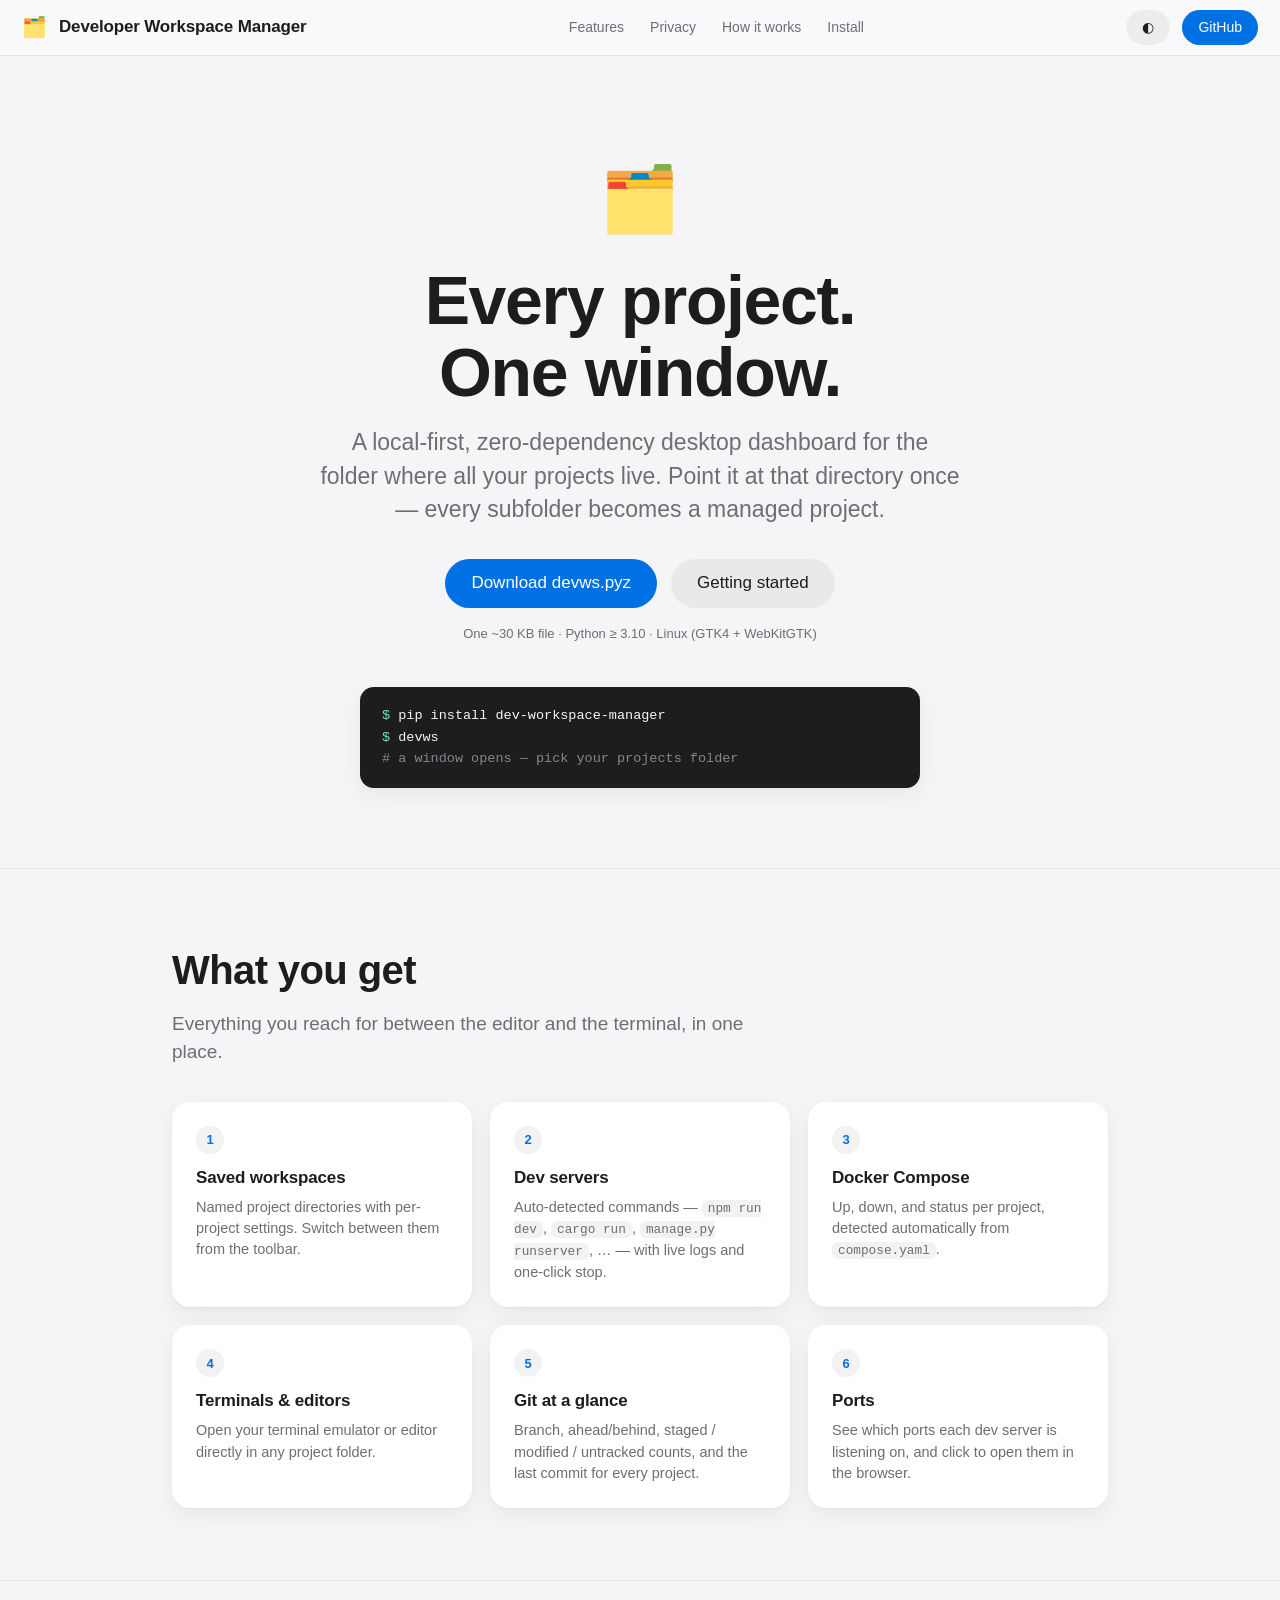
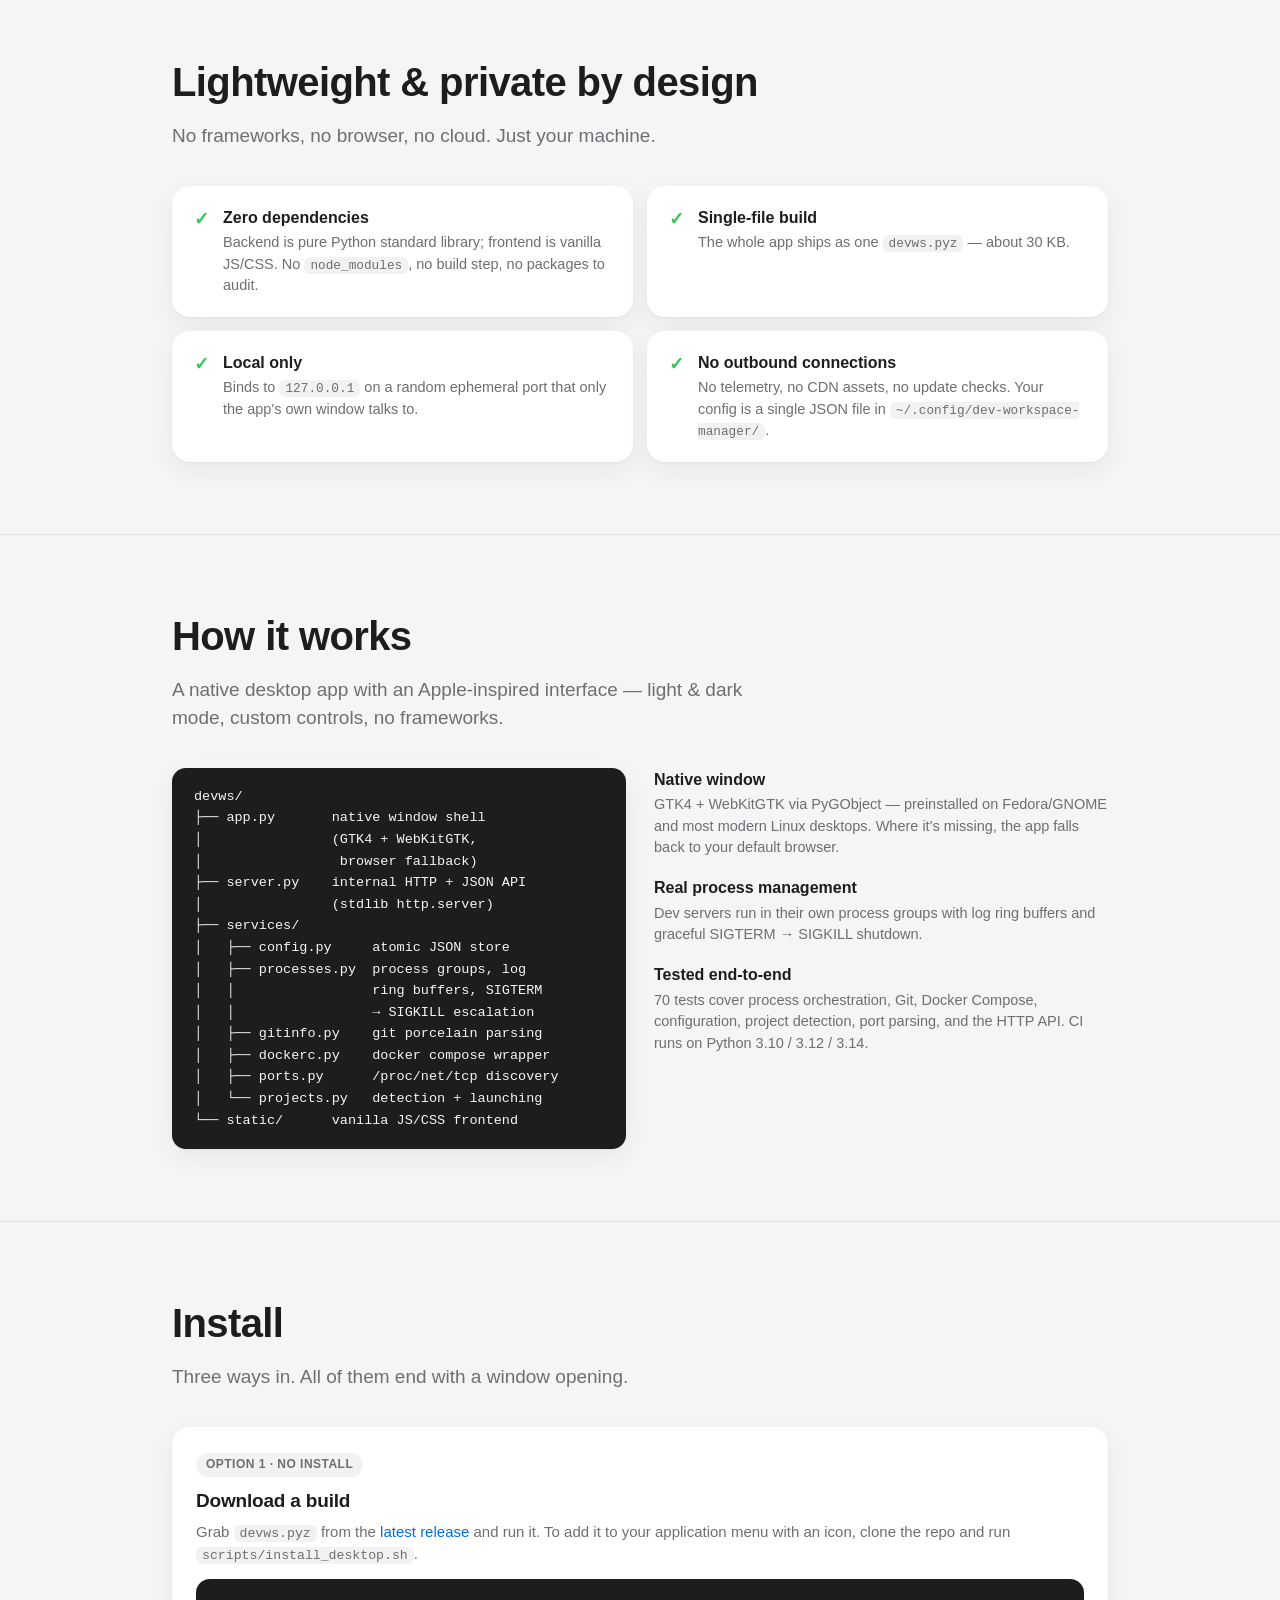
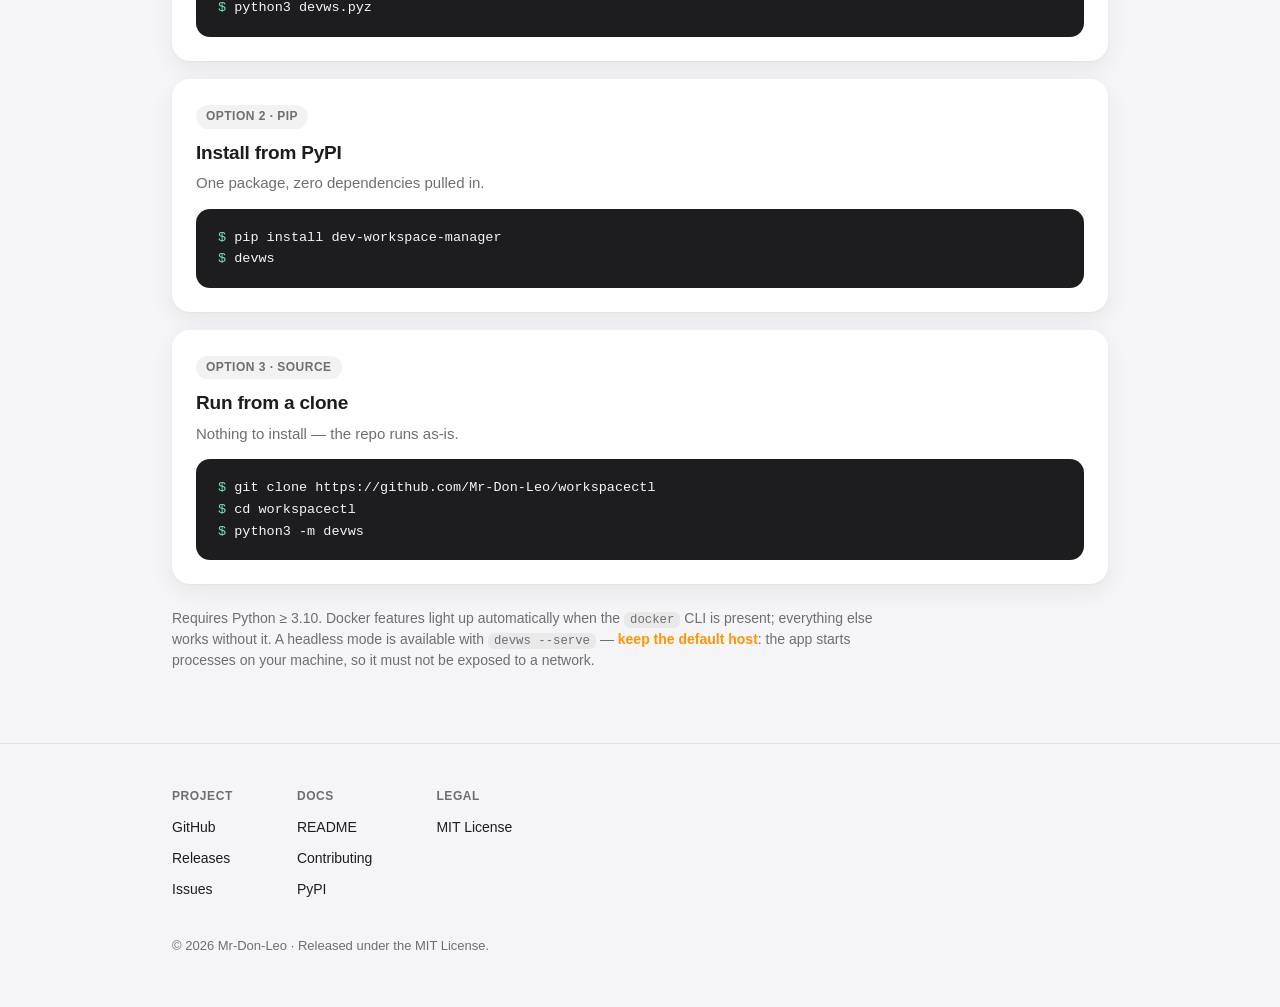
<file: docs/index.html>
<!DOCTYPE html>
<html lang="en">
<head>
  <meta charset="utf-8">
  <meta name="viewport" content="width=device-width, initial-scale=1">
  <title>Developer Workspace Manager — every project, one window</title>
  <meta name="description" content="A local-first, zero-dependency desktop dashboard for the folder where all your projects live. Dev servers, Docker Compose, Git, terminals, editors, and ports — in one native window.">
  <link rel="icon" href="data:image/svg+xml,%3Csvg xmlns='http://www.w3.org/2000/svg' viewBox='0 0 100 100'%3E%3Ctext y='.9em' font-size='90'%3E%F0%9F%97%82%EF%B8%8F%3C/text%3E%3C/svg%3E">
  <style>
    /* Developer Workspace Manager site — same Apple-inspired design language
       as the app itself. Light and dark palettes via CSS custom properties;
       manual override with [data-theme] on <html>, otherwise follows system. */

    :root {
      --bg: #f5f5f7;
      --surface: #ffffff;
      --surface-2: #fbfbfd;
      --text: #1d1d1f;
      --text-2: #6e6e73;
      --separator: rgba(0, 0, 0, 0.08);
      --accent: #0071e3;
      --accent-hover: #0077ed;
      --green: #34c759;
      --orange: #ff9500;
      --chip-bg: rgba(0, 0, 0, 0.05);
      --code-bg: #1d1d1f;
      --code-text: #f5f5f7;
      --shadow: 0 1px 2px rgba(0,0,0,.04), 0 8px 24px rgba(0,0,0,.06);
      --shadow-lg: 0 24px 60px rgba(0,0,0,.18);
      --toolbar-bg: rgba(251, 251, 253, 0.8);
      --radius: 18px;
      color-scheme: light;
    }
    @media (prefers-color-scheme: dark) {
      :root:not([data-theme="light"]) {
        --bg: #000000;
        --surface: #1d1d1f;
        --surface-2: #161617;
        --text: #f5f5f7;
        --text-2: #86868b;
        --separator: rgba(255, 255, 255, 0.12);
        --accent: #2997ff;
        --accent-hover: #4ba6ff;
        --chip-bg: rgba(255, 255, 255, 0.09);
        --code-bg: #161617;
        --code-text: #f5f5f7;
        --shadow: 0 1px 2px rgba(0,0,0,.4), 0 8px 24px rgba(0,0,0,.5);
        --shadow-lg: 0 24px 60px rgba(0,0,0,.7);
        --toolbar-bg: rgba(22, 22, 23, 0.8);
        color-scheme: dark;
      }
    }
    :root[data-theme="dark"] {
      --bg: #000000;
      --surface: #1d1d1f;
      --surface-2: #161617;
      --text: #f5f5f7;
      --text-2: #86868b;
      --separator: rgba(255, 255, 255, 0.12);
      --accent: #2997ff;
      --accent-hover: #4ba6ff;
      --chip-bg: rgba(255, 255, 255, 0.09);
      --code-bg: #161617;
      --code-text: #f5f5f7;
      --shadow: 0 1px 2px rgba(0,0,0,.4), 0 8px 24px rgba(0,0,0,.5);
      --shadow-lg: 0 24px 60px rgba(0,0,0,.7);
      --toolbar-bg: rgba(22, 22, 23, 0.8);
      color-scheme: dark;
    }

    * { margin: 0; padding: 0; box-sizing: border-box; }
    html { scroll-behavior: smooth; }

    body {
      font-family: -apple-system, BlinkMacSystemFont, "SF Pro Text", "SF Pro Display",
        "Helvetica Neue", "Segoe UI", Roboto, Arial, sans-serif;
      background: var(--bg);
      color: var(--text);
      font-size: 17px;
      line-height: 1.47;
      -webkit-font-smoothing: antialiased;
      min-height: 100vh;
    }
    ::selection { background: color-mix(in srgb, var(--accent) 25%, transparent); }
    a { color: var(--accent); text-decoration: none; }
    a:hover { text-decoration: underline; }

    code, pre { font-family: "SF Mono", ui-monospace, "Cascadia Code", Menlo, Consolas, monospace; }
    pre {
      background: var(--code-bg);
      color: var(--code-text);
      font-size: 13.5px;
      line-height: 1.6;
      padding: 18px 22px;
      border-radius: 14px;
      overflow-x: auto;
      box-shadow: var(--shadow);
    }
    pre .c { color: #86868b; }
    pre .p { color: #6ee7b7; user-select: none; }
    p code {
      background: var(--chip-bg);
      padding: 1px 6px;
      border-radius: 6px;
      font-size: .88em;
    }

    /* ---------- toolbar ---------- */

    .toolbar {
      position: sticky;
      top: 0;
      z-index: 40;
      display: flex;
      align-items: center;
      justify-content: space-between;
      gap: 12px;
      padding: 10px 22px;
      background: var(--toolbar-bg);
      backdrop-filter: saturate(180%) blur(20px);
      -webkit-backdrop-filter: saturate(180%) blur(20px);
      border-bottom: 1px solid var(--separator);
    }
    .toolbar-left, .toolbar-right { display: flex; align-items: center; gap: 12px; }
    .app-mark { font-size: 20px; }
    .app-title { font-size: 17px; font-weight: 600; letter-spacing: -0.01em; }
    .nav-links { display: flex; align-items: center; gap: 2px; }
    .nav-links a {
      color: var(--text-2);
      font-size: 14px;
      font-weight: 500;
      padding: 6px 12px;
      border-radius: 980px;
      transition: background .15s ease, color .15s ease;
    }
    .nav-links a:hover { background: var(--chip-bg); color: var(--text); text-decoration: none; }
    @media (max-width: 760px) { .nav-links { display: none; } }

    /* ---------- buttons ---------- */

    .btn {
      display: inline-block;
      font: inherit;
      font-size: 14px;
      font-weight: 500;
      border: none;
      border-radius: 980px;
      padding: 7px 16px;
      cursor: pointer;
      color: var(--text);
      background: var(--chip-bg);
      transition: background .15s ease, transform .05s ease;
      white-space: nowrap;
    }
    .btn:hover { background: color-mix(in srgb, var(--chip-bg) 60%, var(--text) 8%); text-decoration: none; }
    .btn:active { transform: scale(0.97); }
    .btn-primary { background: var(--accent); color: #fff; }
    .btn-primary:hover { background: var(--accent-hover); }
    .btn-large { padding: 12px 26px; font-size: 17px; }

    /* ---------- sections ---------- */

    .wrap { max-width: 980px; margin: 0 auto; padding: 0 22px; }
    section { padding: 72px 0; }
    section + section { border-top: 1px solid var(--separator); }
    .section-title {
      font-size: clamp(28px, 4.5vw, 40px);
      font-weight: 700;
      letter-spacing: -0.015em;
      margin-bottom: 10px;
    }
    .section-sub { color: var(--text-2); font-size: 19px; max-width: 620px; margin-bottom: 36px; }

    /* ---------- hero ---------- */

    .hero { text-align: center; padding: 96px 0 80px; }
    .hero-icon { font-size: 64px; margin-bottom: 18px; }
    .hero h1 {
      font-size: clamp(40px, 7vw, 68px);
      font-weight: 700;
      letter-spacing: -0.02em;
      line-height: 1.06;
    }
    .hero .tagline {
      color: var(--text-2);
      font-size: clamp(18px, 2.5vw, 23px);
      max-width: 640px;
      margin: 18px auto 0;
    }
    .hero-ctas { display: flex; justify-content: center; gap: 14px; margin-top: 32px; flex-wrap: wrap; }
    .hero-note { color: var(--text-2); font-size: 13px; margin-top: 16px; }
    .hero pre { max-width: 560px; margin: 44px auto 0; text-align: left; }

    /* ---------- feature grid ---------- */

    .grid {
      display: grid;
      grid-template-columns: repeat(auto-fill, minmax(280px, 1fr));
      gap: 18px;
    }
    .card {
      background: var(--surface);
      border-radius: var(--radius);
      box-shadow: var(--shadow);
      padding: 24px;
    }
    .card .num {
      display: inline-flex;
      align-items: center;
      justify-content: center;
      width: 28px; height: 28px;
      border-radius: 50%;
      background: var(--chip-bg);
      color: var(--accent);
      font-size: 13px;
      font-weight: 700;
      margin-bottom: 12px;
    }
    .card h3 { font-size: 17px; font-weight: 600; letter-spacing: -0.01em; margin-bottom: 6px; }
    .card p { color: var(--text-2); font-size: 14.5px; }

    /* ---------- privacy checklist ---------- */

    .checklist { display: grid; grid-template-columns: repeat(auto-fill, minmax(400px, 1fr)); gap: 14px; }
    @media (max-width: 900px) { .checklist { grid-template-columns: 1fr; } }
    .check-item {
      display: flex;
      gap: 14px;
      background: var(--surface);
      border-radius: var(--radius);
      box-shadow: var(--shadow);
      padding: 20px 22px;
    }
    .check-item .tick { color: var(--green); font-size: 18px; font-weight: 700; flex: none; }
    .check-item h3 { font-size: 16px; font-weight: 600; margin-bottom: 3px; }
    .check-item p { color: var(--text-2); font-size: 14.5px; }

    /* ---------- how it works ---------- */

    .arch { display: grid; grid-template-columns: 1fr 1fr; gap: 28px; align-items: start; }
    @media (max-width: 820px) { .arch { grid-template-columns: 1fr; } }
    .arch-points { display: flex; flex-direction: column; gap: 18px; }
    .arch-points h3 { font-size: 16px; font-weight: 600; margin-bottom: 3px; }
    .arch-points p { color: var(--text-2); font-size: 14.5px; }

    /* ---------- install ---------- */

    .install-grid { display: grid; grid-template-columns: 1fr; gap: 18px; }
    .install-card {
      background: var(--surface);
      border-radius: var(--radius);
      box-shadow: var(--shadow);
      padding: 24px;
    }
    .install-card .badge {
      display: inline-block;
      background: var(--chip-bg);
      color: var(--text-2);
      font-size: 12px;
      font-weight: 600;
      text-transform: uppercase;
      letter-spacing: .04em;
      border-radius: 980px;
      padding: 3px 10px;
      margin-bottom: 10px;
    }
    .install-card h3 { font-size: 19px; font-weight: 600; letter-spacing: -0.01em; margin-bottom: 6px; }
    .install-card > p { color: var(--text-2); font-size: 15px; margin-bottom: 14px; }
    .install-card pre { box-shadow: none; }
    .requirements {
      margin-top: 24px;
      color: var(--text-2);
      font-size: 14px;
      max-width: 720px;
    }
    .warn { color: var(--orange); font-weight: 600; }

    /* ---------- footer ---------- */

    footer { border-top: 1px solid var(--separator); padding: 44px 0 56px; }
    .footer-cols { display: flex; gap: 64px; flex-wrap: wrap; margin-bottom: 28px; }
    .footer-cols h4 {
      font-size: 12px;
      font-weight: 600;
      text-transform: uppercase;
      letter-spacing: .05em;
      color: var(--text-2);
      margin-bottom: 10px;
    }
    .footer-cols ul { list-style: none; }
    .footer-cols li { margin-bottom: 6px; }
    .footer-cols a { color: var(--text); font-size: 14px; }
    .footer-cols a:hover { color: var(--accent); }
    .footer-bottom { color: var(--text-2); font-size: 13px; }
  </style>
</head>
<body>
  <header class="toolbar">
    <div class="toolbar-left">
      <span class="app-mark">🗂️</span>
      <span class="app-title">Developer Workspace Manager</span>
    </div>
    <nav class="nav-links">
      <a href="#features">Features</a>
      <a href="#privacy">Privacy</a>
      <a href="#how">How it works</a>
      <a href="#install">Install</a>
    </nav>
    <div class="toolbar-right">
      <button class="btn" id="theme-toggle" title="Toggle light / dark">◐</button>
      <a class="btn btn-primary" href="https://github.com/Mr-Don-Leo/workspacectl">GitHub</a>
    </div>
  </header>

  <section class="hero wrap">
    <div class="hero-icon">🗂️</div>
    <h1>Every project.<br>One window.</h1>
    <p class="tagline">A local-first, zero-dependency desktop dashboard for the folder where
      all your projects live. Point it at that directory once — every subfolder becomes a
      managed project.</p>
    <div class="hero-ctas">
      <a class="btn btn-primary btn-large" href="https://github.com/Mr-Don-Leo/workspacectl/releases/latest">Download devws.pyz</a>
      <a class="btn btn-large" href="#install">Getting started</a>
    </div>
    <p class="hero-note">One ~30 KB file · Python ≥ 3.10 · Linux (GTK4 + WebKitGTK)</p>
    <pre><span class="p">$</span> pip install dev-workspace-manager
<span class="p">$</span> devws
<span class="c"># a window opens — pick your projects folder</span></pre>
  </section>

  <section id="features">
    <div class="wrap">
      <h2 class="section-title">What you get</h2>
      <p class="section-sub">Everything you reach for between the editor and the terminal,
        in one place.</p>
      <div class="grid">
        <div class="card">
          <span class="num">1</span>
          <h3>Saved workspaces</h3>
          <p>Named project directories with per-project settings. Switch between them from
            the toolbar.</p>
        </div>
        <div class="card">
          <span class="num">2</span>
          <h3>Dev servers</h3>
          <p>Auto-detected commands — <code>npm run dev</code>, <code>cargo run</code>,
            <code>manage.py runserver</code>, … — with live logs and one-click stop.</p>
        </div>
        <div class="card">
          <span class="num">3</span>
          <h3>Docker Compose</h3>
          <p>Up, down, and status per project, detected automatically from
            <code>compose.yaml</code>.</p>
        </div>
        <div class="card">
          <span class="num">4</span>
          <h3>Terminals &amp; editors</h3>
          <p>Open your terminal emulator or editor directly in any project folder.</p>
        </div>
        <div class="card">
          <span class="num">5</span>
          <h3>Git at a glance</h3>
          <p>Branch, ahead/behind, staged / modified / untracked counts, and the last
            commit for every project.</p>
        </div>
        <div class="card">
          <span class="num">6</span>
          <h3>Ports</h3>
          <p>See which ports each dev server is listening on, and click to open them in
            the browser.</p>
        </div>
      </div>
    </div>
  </section>

  <section id="privacy">
    <div class="wrap">
      <h2 class="section-title">Lightweight &amp; private by design</h2>
      <p class="section-sub">No frameworks, no browser, no cloud. Just your machine.</p>
      <div class="checklist">
        <div class="check-item">
          <span class="tick">✓</span>
          <div>
            <h3>Zero dependencies</h3>
            <p>Backend is pure Python standard library; frontend is vanilla JS/CSS.
              No <code>node_modules</code>, no build step, no packages to audit.</p>
          </div>
        </div>
        <div class="check-item">
          <span class="tick">✓</span>
          <div>
            <h3>Single-file build</h3>
            <p>The whole app ships as one <code>devws.pyz</code> — about 30&nbsp;KB.</p>
          </div>
        </div>
        <div class="check-item">
          <span class="tick">✓</span>
          <div>
            <h3>Local only</h3>
            <p>Binds to <code>127.0.0.1</code> on a random ephemeral port that only the
              app's own window talks to.</p>
          </div>
        </div>
        <div class="check-item">
          <span class="tick">✓</span>
          <div>
            <h3>No outbound connections</h3>
            <p>No telemetry, no CDN assets, no update checks. Your config is a single
              JSON file in <code>~/.config/dev-workspace-manager/</code>.</p>
          </div>
        </div>
      </div>
    </div>
  </section>

  <section id="how">
    <div class="wrap">
      <h2 class="section-title">How it works</h2>
      <p class="section-sub">A native desktop app with an Apple-inspired interface —
        light &amp; dark mode, custom controls, no frameworks.</p>
      <div class="arch">
        <pre>devws/
├── app.py       native window shell
│                (GTK4 + WebKitGTK,
│                 browser fallback)
├── server.py    internal HTTP + JSON API
│                (stdlib http.server)
├── services/
│   ├── config.py     atomic JSON store
│   ├── processes.py  process groups, log
│   │                 ring buffers, SIGTERM
│   │                 → SIGKILL escalation
│   ├── gitinfo.py    git porcelain parsing
│   ├── dockerc.py    docker compose wrapper
│   ├── ports.py      /proc/net/tcp discovery
│   └── projects.py   detection + launching
└── static/      vanilla JS/CSS frontend</pre>
        <div class="arch-points">
          <div>
            <h3>Native window</h3>
            <p>GTK4 + WebKitGTK via PyGObject — preinstalled on Fedora/GNOME and most
              modern Linux desktops. Where it's missing, the app falls back to your
              default browser.</p>
          </div>
          <div>
            <h3>Real process management</h3>
            <p>Dev servers run in their own process groups with log ring buffers and
              graceful SIGTERM → SIGKILL shutdown.</p>
          </div>
          <div>
            <h3>Tested end-to-end</h3>
            <p>70 tests cover process orchestration, Git, Docker Compose, configuration,
              project detection, port parsing, and the HTTP API. CI runs on Python
              3.10 / 3.12 / 3.14.</p>
          </div>
        </div>
      </div>
    </div>
  </section>

  <section id="install">
    <div class="wrap">
      <h2 class="section-title">Install</h2>
      <p class="section-sub">Three ways in. All of them end with a window opening.</p>
      <div class="install-grid">
        <div class="install-card">
          <span class="badge">Option 1 · No install</span>
          <h3>Download a build</h3>
          <p>Grab <code>devws.pyz</code> from the
            <a href="https://github.com/Mr-Don-Leo/workspacectl/releases/latest">latest release</a>
            and run it. To add it to your application menu with an icon, clone the repo
            and run <code>scripts/install_desktop.sh</code>.</p>
          <pre><span class="p">$</span> python3 devws.pyz</pre>
        </div>
        <div class="install-card">
          <span class="badge">Option 2 · pip</span>
          <h3>Install from PyPI</h3>
          <p>One package, zero dependencies pulled in.</p>
          <pre><span class="p">$</span> pip install dev-workspace-manager
<span class="p">$</span> devws</pre>
        </div>
        <div class="install-card">
          <span class="badge">Option 3 · Source</span>
          <h3>Run from a clone</h3>
          <p>Nothing to install — the repo runs as-is.</p>
          <pre><span class="p">$</span> git clone https://github.com/Mr-Don-Leo/workspacectl
<span class="p">$</span> cd workspacectl
<span class="p">$</span> python3 -m devws</pre>
        </div>
      </div>
      <p class="requirements">Requires Python ≥ 3.10. Docker features light up automatically
        when the <code>docker</code> CLI is present; everything else works without it.
        A headless mode is available with <code>devws --serve</code> —
        <span class="warn">keep the default host</span>: the app starts processes on your
        machine, so it must not be exposed to a network.</p>
    </div>
  </section>

  <footer>
    <div class="wrap">
      <div class="footer-cols">
        <div>
          <h4>Project</h4>
          <ul>
            <li><a href="https://github.com/Mr-Don-Leo/workspacectl">GitHub</a></li>
            <li><a href="https://github.com/Mr-Don-Leo/workspacectl/releases">Releases</a></li>
            <li><a href="https://github.com/Mr-Don-Leo/workspacectl/issues">Issues</a></li>
          </ul>
        </div>
        <div>
          <h4>Docs</h4>
          <ul>
            <li><a href="https://github.com/Mr-Don-Leo/workspacectl#readme">README</a></li>
            <li><a href="https://github.com/Mr-Don-Leo/workspacectl#contributing">Contributing</a></li>
            <li><a href="https://pypi.org/project/dev-workspace-manager/">PyPI</a></li>
          </ul>
        </div>
        <div>
          <h4>Legal</h4>
          <ul>
            <li><a href="https://github.com/Mr-Don-Leo/workspacectl/blob/main/LICENSE">MIT License</a></li>
          </ul>
        </div>
      </div>
      <p class="footer-bottom">© 2026 Mr-Don-Leo · Released under the MIT License.</p>
    </div>
  </footer>

  <script>
    // Theme toggle: cycles auto → light → dark, persisted in localStorage,
    // mirroring the app's [data-theme] override behavior.
    (function () {
      var root = document.documentElement;
      var btn = document.getElementById("theme-toggle");
      var saved = localStorage.getItem("theme");
      if (saved === "light" || saved === "dark") root.dataset.theme = saved;
      btn.addEventListener("click", function () {
        var order = ["", "light", "dark"];
        var cur = root.dataset.theme || "";
        var next = order[(order.indexOf(cur) + 1) % order.length];
        if (next) { root.dataset.theme = next; localStorage.setItem("theme", next); }
        else { delete root.dataset.theme; localStorage.removeItem("theme"); }
        btn.textContent = next === "light" ? "☀" : next === "dark" ? "☾" : "◐";
      });
      btn.textContent = saved === "light" ? "☀" : saved === "dark" ? "☾" : "◐";
    })();
  </script>
</body>
</html>
</file>
